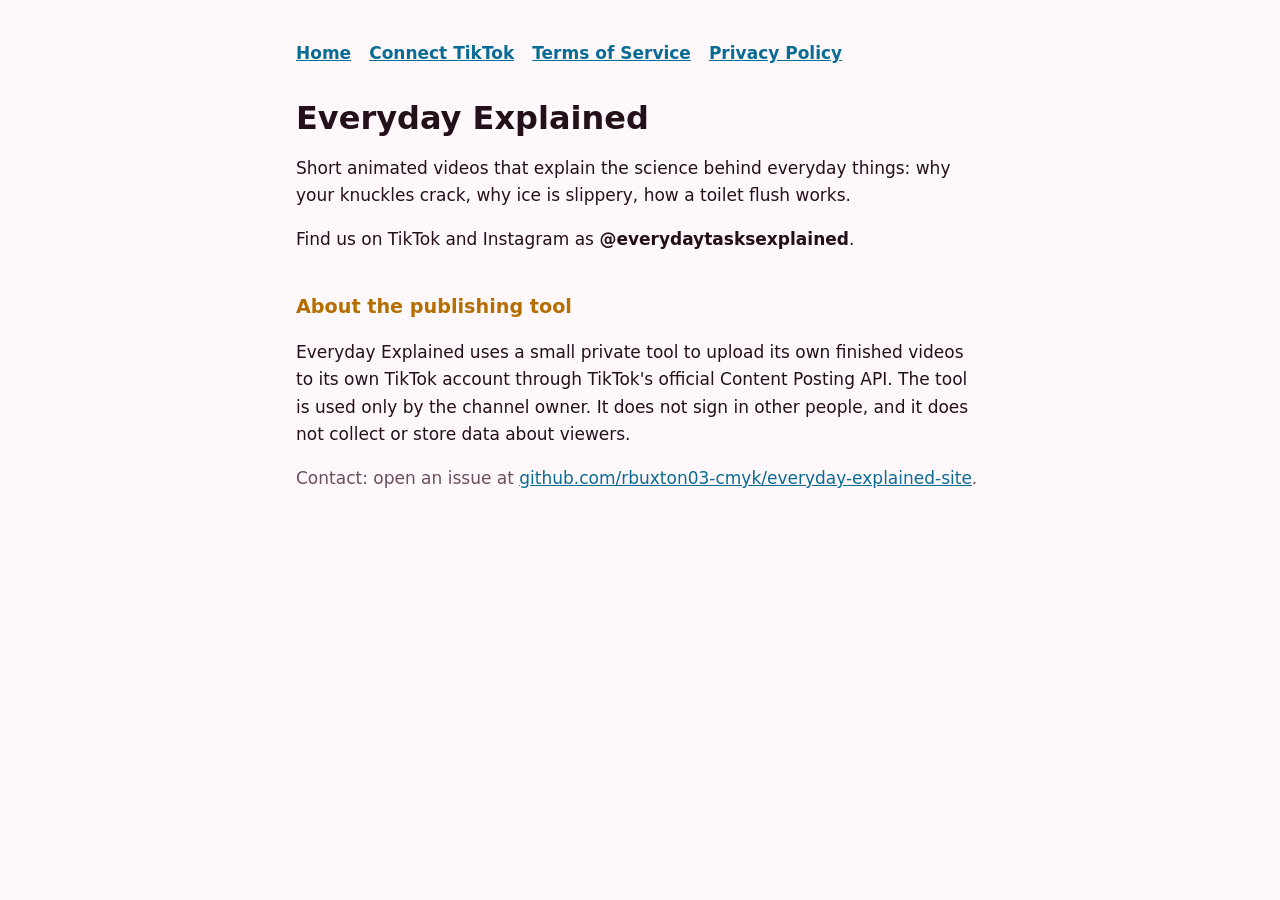
<file: index.html>
<!doctype html><html lang="en"><head><meta charset="utf-8"><meta name="viewport" content="width=device-width,initial-scale=1"><link rel="stylesheet" href="style.css"><title>Everyday Explained</title></head><body><main><nav><a href="./">Home</a><a href="connect.html">Connect TikTok</a><a href="terms.html">Terms of Service</a><a href="privacy.html">Privacy Policy</a></nav>
<h1>Everyday Explained</h1>
<p>Short animated videos that explain the science behind everyday things: why your knuckles crack, why ice is slippery, how a toilet flush works.</p>
<p>Find us on TikTok and Instagram as <strong>@everydaytasksexplained</strong>.</p>
<h2>About the publishing tool</h2>
<p>Everyday Explained uses a small private tool to upload its own finished videos to its own TikTok account through TikTok's official Content Posting API. The tool is used only by the channel owner. It does not sign in other people, and it does not collect or store data about viewers.</p>
<p class="muted">Contact: open an issue at <a href="https://github.com/rbuxton03-cmyk/everyday-explained-site/issues">github.com/rbuxton03-cmyk/everyday-explained-site</a>.</p>
</main></body></html>
</file>
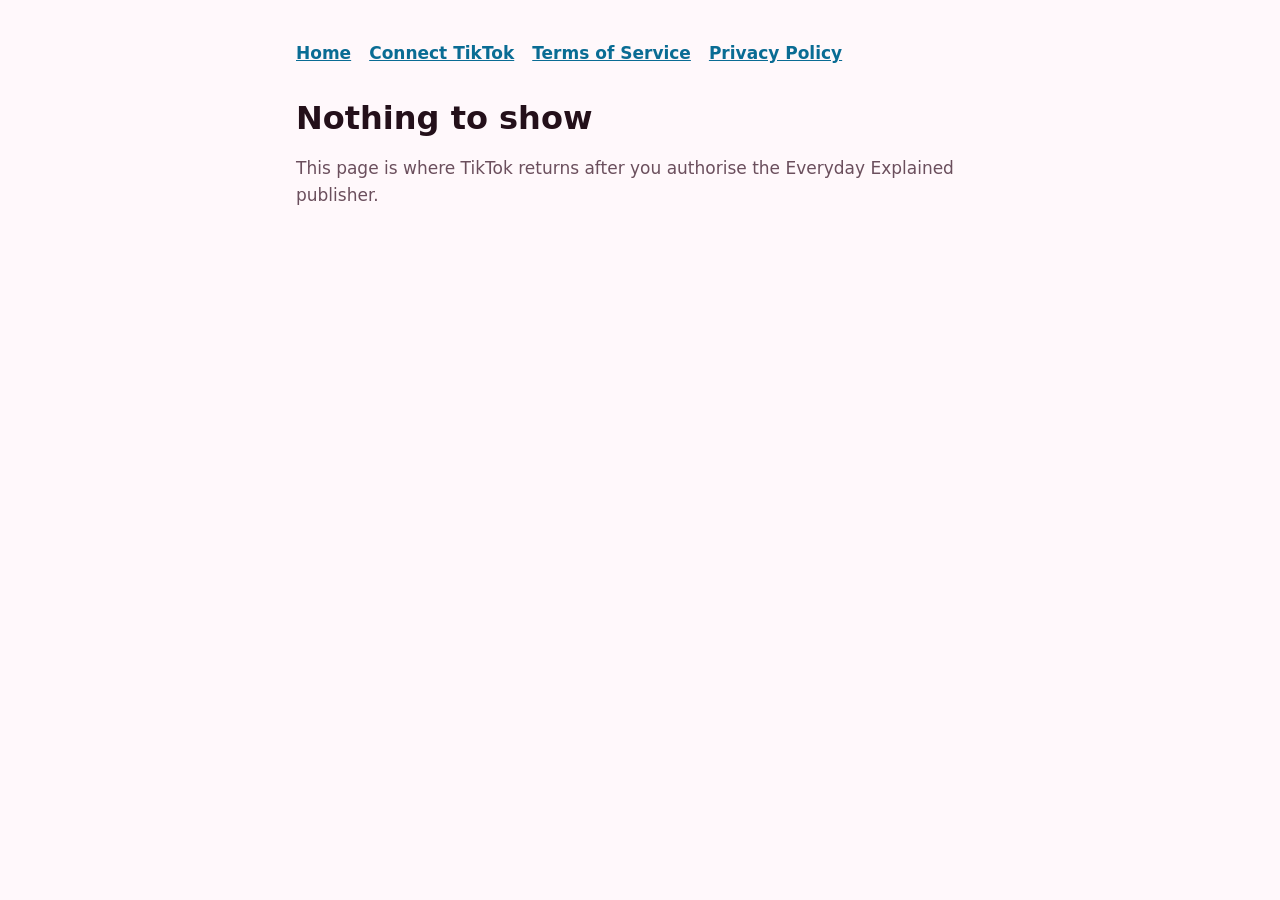
<file: callback.html>
<!doctype html><html lang="en"><head><meta charset="utf-8"><meta name="viewport" content="width=device-width,initial-scale=1"><link rel="stylesheet" href="style.css"><title>TikTok connected</title></head><body><main><nav><a href="./">Home</a><a href="connect.html">Connect TikTok</a><a href="terms.html">Terms of Service</a><a href="privacy.html">Privacy Policy</a></nav>
<h1 id="h">Connecting TikTok…</h1>
<p id="msg" class="muted"></p>
<pre id="code" style="white-space:pre-wrap;word-break:break-all;padding:12px;border:1px solid var(--muted);border-radius:8px;display:none"></pre>
<script>
var q=new URLSearchParams(location.search),c=q.get('code'),e=q.get('error');
var h=document.getElementById('h'),m=document.getElementById('msg'),p=document.getElementById('code');
if(c){h.textContent='TikTok account authorised';m.textContent='Copy this one-time code and paste it back to Claude. It expires in a few minutes and only works once.';p.textContent=c;p.style.display='block';}
else if(e){h.textContent='Authorisation was cancelled';m.textContent=(q.get('error_description')||e);}
else{h.textContent='Nothing to show';m.textContent='This page is where TikTok returns after you authorise the Everyday Explained publisher.';}
</script>
</main></body></html>
</file>
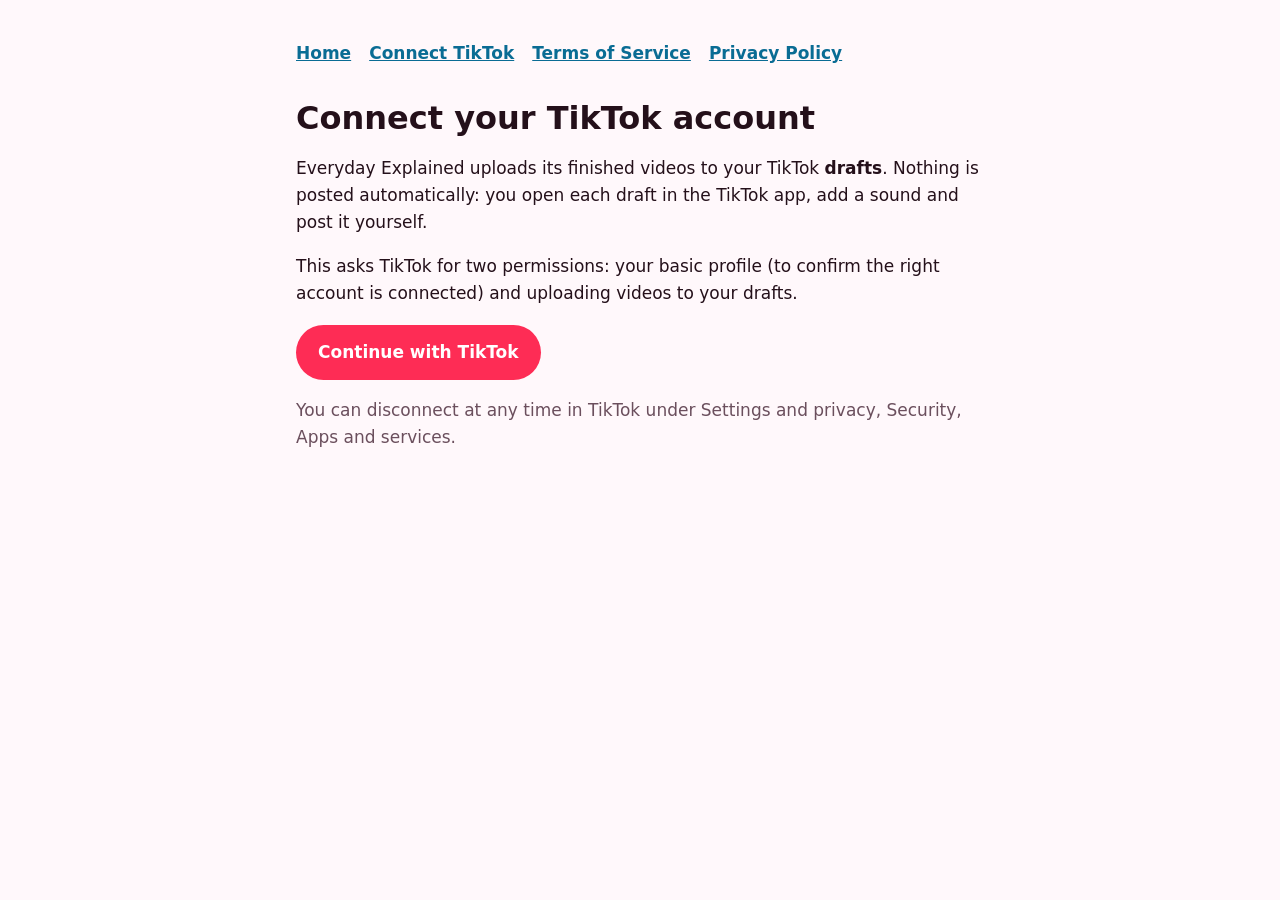
<file: connect.html>
<!doctype html><html lang="en"><head><meta charset="utf-8"><meta name="viewport" content="width=device-width,initial-scale=1"><link rel="stylesheet" href="style.css"><title>Connect TikTok</title></head><body><main><nav><a href="./">Home</a><a href="connect.html">Connect TikTok</a><a href="terms.html">Terms of Service</a><a href="privacy.html">Privacy Policy</a></nav>
<h1>Connect your TikTok account</h1>
<p>Everyday Explained uploads its finished videos to your TikTok <strong>drafts</strong>. Nothing is posted automatically: you open each draft in the TikTok app, add a sound and post it yourself.</p>
<p>This asks TikTok for two permissions: your basic profile (to confirm the right account is connected) and uploading videos to your drafts.</p>
<p><a id="go" href="#" style="display:inline-block;padding:14px 22px;border-radius:999px;background:#fe2c55;color:#fff;text-decoration:none;font-weight:700">Continue with TikTok</a></p>
<p class="muted">You can disconnect at any time in TikTok under Settings and privacy, Security, Apps and services.</p>
<script>
var KEY='sbawk2nq3p9miptjd6';   // sandbox client key (public)
var REDIRECT=location.origin+location.pathname.replace(/connect\.html$/,'')+'callback.html';
var st=Math.random().toString(36).slice(2);try{sessionStorage.setItem('tt_state',st)}catch(e){}
document.getElementById('go').href='https://www.tiktok.com/v2/auth/authorize/?'+new URLSearchParams({client_key:KEY,scope:'user.info.basic,video.upload',response_type:'code',redirect_uri:REDIRECT,state:st});
</script>
</main></body></html>
</file>
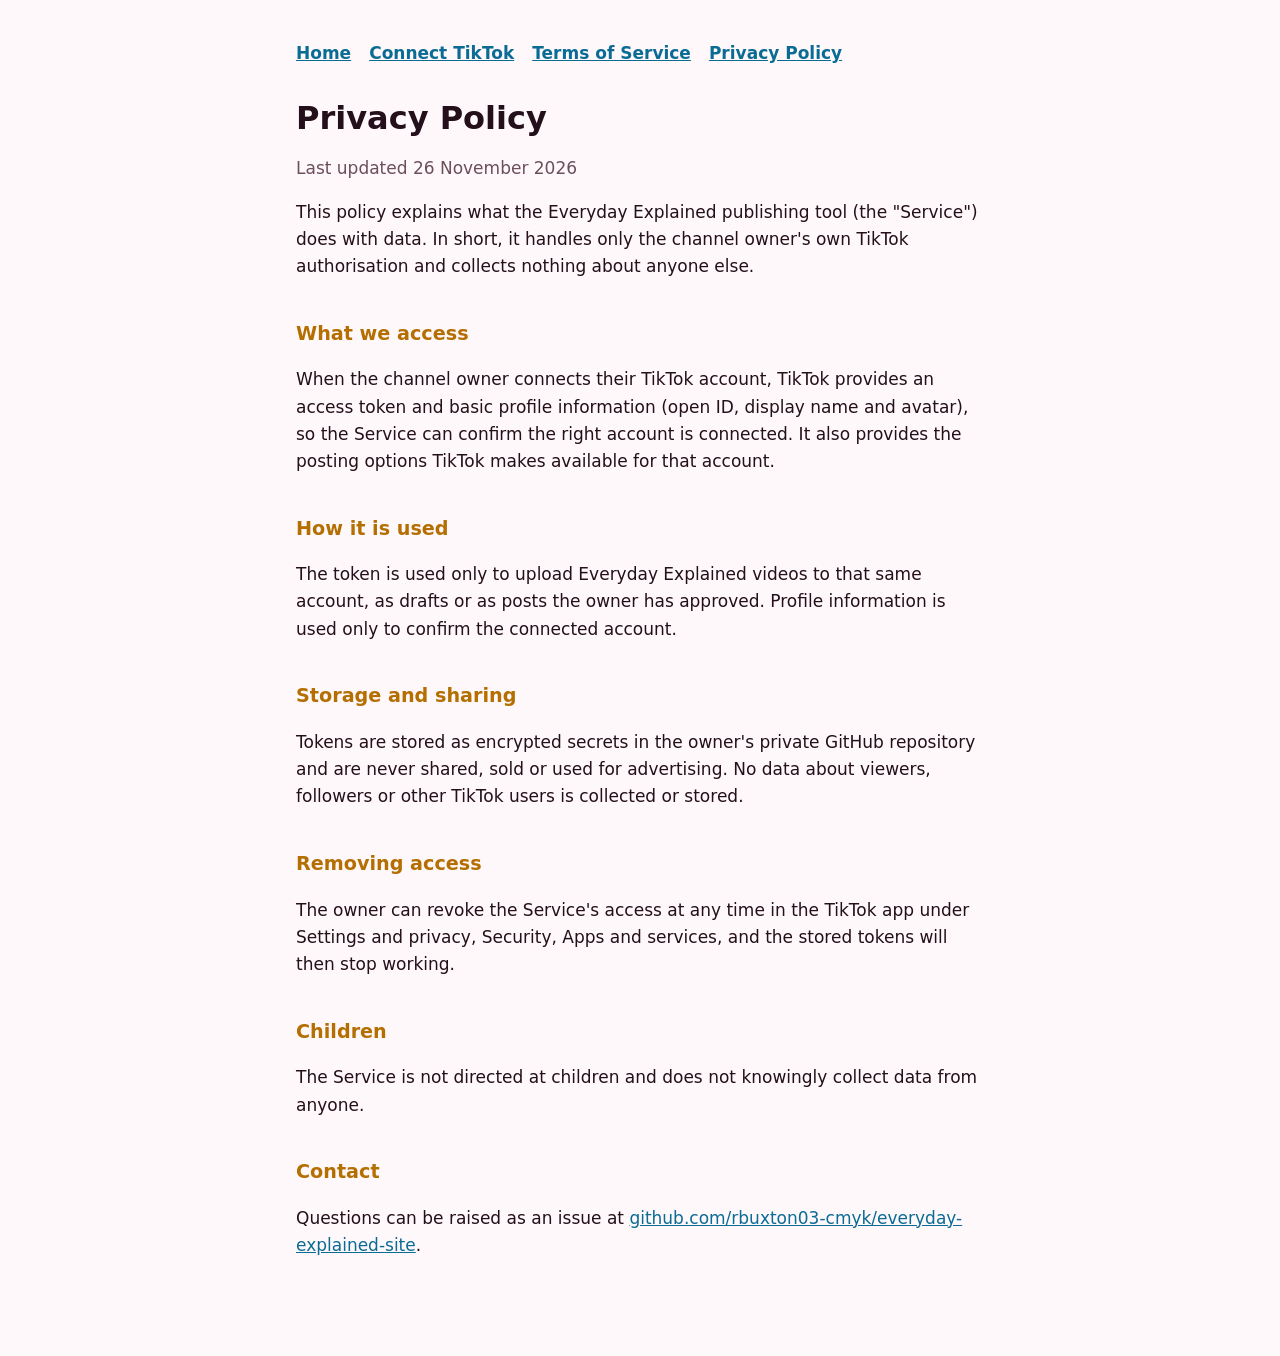
<file: privacy.html>
<!doctype html><html lang="en"><head><meta charset="utf-8"><meta name="viewport" content="width=device-width,initial-scale=1"><link rel="stylesheet" href="style.css"><title>Privacy Policy</title></head><body><main><nav><a href="./">Home</a><a href="connect.html">Connect TikTok</a><a href="terms.html">Terms of Service</a><a href="privacy.html">Privacy Policy</a></nav>
<h1>Privacy Policy</h1><p class="muted">Last updated 26 November 2026</p>
<p>This policy explains what the Everyday Explained publishing tool (the "Service") does with data. In short, it handles only the channel owner's own TikTok authorisation and collects nothing about anyone else.</p>
<h2>What we access</h2>
<p>When the channel owner connects their TikTok account, TikTok provides an access token and basic profile information (open ID, display name and avatar), so the Service can confirm the right account is connected. It also provides the posting options TikTok makes available for that account.</p>
<h2>How it is used</h2>
<p>The token is used only to upload Everyday Explained videos to that same account, as drafts or as posts the owner has approved. Profile information is used only to confirm the connected account.</p>
<h2>Storage and sharing</h2>
<p>Tokens are stored as encrypted secrets in the owner's private GitHub repository and are never shared, sold or used for advertising. No data about viewers, followers or other TikTok users is collected or stored.</p>
<h2>Removing access</h2>
<p>The owner can revoke the Service's access at any time in the TikTok app under Settings and privacy, Security, Apps and services, and the stored tokens will then stop working.</p>
<h2>Children</h2>
<p>The Service is not directed at children and does not knowingly collect data from anyone.</p>
<h2>Contact</h2>
<p>Questions can be raised as an issue at <a href="https://github.com/rbuxton03-cmyk/everyday-explained-site/issues">github.com/rbuxton03-cmyk/everyday-explained-site</a>.</p>
</main></body></html>
</file>
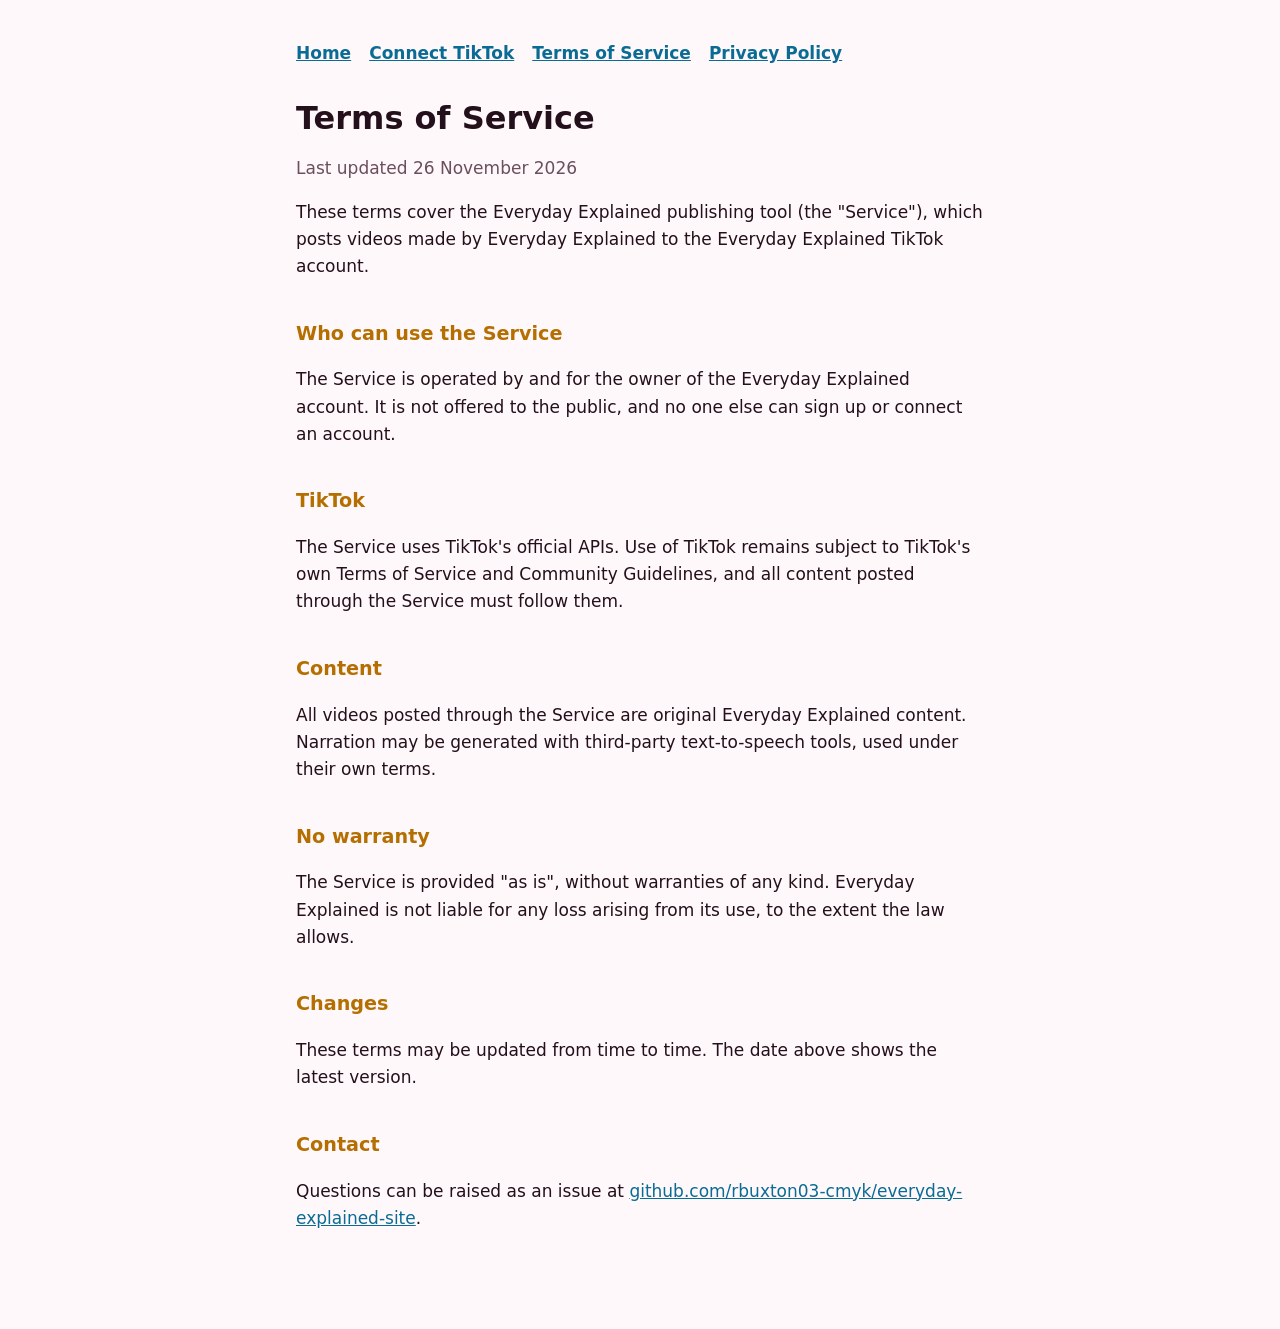
<file: terms.html>
<!doctype html><html lang="en"><head><meta charset="utf-8"><meta name="viewport" content="width=device-width,initial-scale=1"><link rel="stylesheet" href="style.css"><title>Terms of Service</title></head><body><main><nav><a href="./">Home</a><a href="connect.html">Connect TikTok</a><a href="terms.html">Terms of Service</a><a href="privacy.html">Privacy Policy</a></nav>
<h1>Terms of Service</h1><p class="muted">Last updated 26 November 2026</p>
<p>These terms cover the Everyday Explained publishing tool (the "Service"), which posts videos made by Everyday Explained to the Everyday Explained TikTok account.</p>
<h2>Who can use the Service</h2>
<p>The Service is operated by and for the owner of the Everyday Explained account. It is not offered to the public, and no one else can sign up or connect an account.</p>
<h2>TikTok</h2>
<p>The Service uses TikTok's official APIs. Use of TikTok remains subject to TikTok's own Terms of Service and Community Guidelines, and all content posted through the Service must follow them.</p>
<h2>Content</h2>
<p>All videos posted through the Service are original Everyday Explained content. Narration may be generated with third-party text-to-speech tools, used under their own terms.</p>
<h2>No warranty</h2>
<p>The Service is provided "as is", without warranties of any kind. Everyday Explained is not liable for any loss arising from its use, to the extent the law allows.</p>
<h2>Changes</h2>
<p>These terms may be updated from time to time. The date above shows the latest version.</p>
<h2>Contact</h2>
<p>Questions can be raised as an issue at <a href="https://github.com/rbuxton03-cmyk/everyday-explained-site/issues">github.com/rbuxton03-cmyk/everyday-explained-site</a>.</p>
</main></body></html>
</file>
<file: style.css>
:root{--bg:#1a0712;--fg:#f6eef2;--muted:#c9b3bf;--accent:#ffbd29;--link:#5fdcff}
@media (prefers-color-scheme: light){:root{--bg:#fff8fb;--fg:#24101a;--muted:#6b4f5d;--accent:#b46f00;--link:#0a6c94}}
*{box-sizing:border-box}body{margin:0;background:var(--bg);color:var(--fg);font:17px/1.6 system-ui,-apple-system,Segoe UI,sans-serif}
main{max-width:720px;margin:0 auto;padding:40px 16px 80px}h1{font-size:2rem;line-height:1.2;margin:0 0 8px}h2{font-size:1.2rem;margin-top:2em;color:var(--accent)}
a{color:var(--link)}nav{display:flex;gap:18px;flex-wrap:wrap;margin-bottom:32px;font-weight:600}.muted{color:var(--muted)}
</file>
